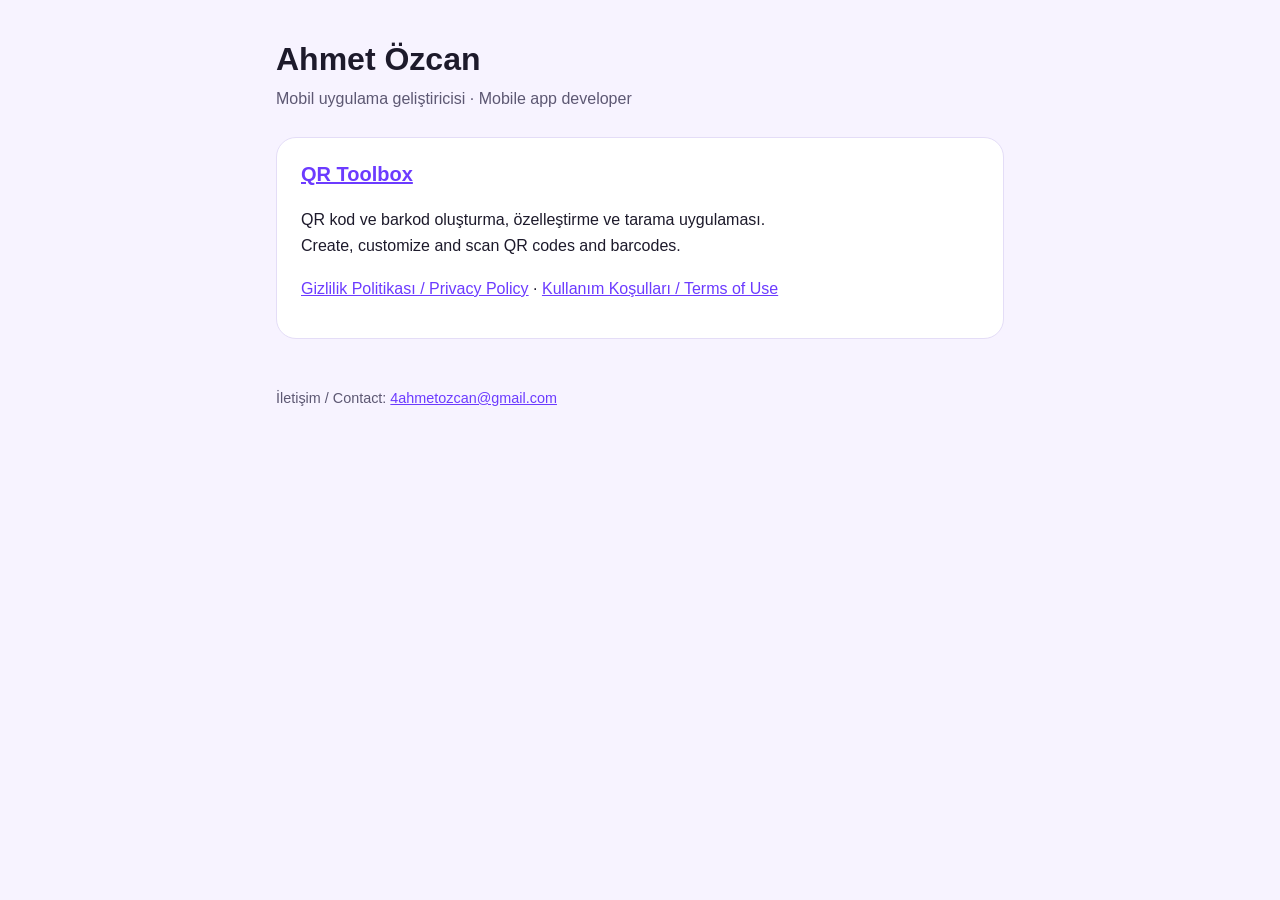
<file: index.html>
<!doctype html>
<html lang="tr">
<head>
  <meta charset="utf-8">
  <meta name="viewport" content="width=device-width, initial-scale=1">
  <title>Ahmet Özcan — Uygulamalar</title>
  <meta name="description" content="Ahmet Özcan tarafından geliştirilen mobil uygulamalar.">
  <link rel="stylesheet" href="/style.css">
</head>
<body>
<main>
  <h1>Ahmet Özcan</h1>
  <p class="meta">Mobil uygulama geliştiricisi · Mobile app developer</p>

  <div class="card">
    <h2 style="margin-top:0"><a href="/qrtoolbox/">QR Toolbox</a></h2>
    <p>QR kod ve barkod oluşturma, özelleştirme ve tarama uygulaması.<br>
    Create, customize and scan QR codes and barcodes.</p>
    <p>
      <a href="/qrtoolbox/privacy/">Gizlilik Politikası / Privacy Policy</a> ·
      <a href="/qrtoolbox/terms/">Kullanım Koşulları / Terms of Use</a>
    </p>
  </div>

  <footer>
    İletişim / Contact: <a href="mailto:4ahmetozcan@gmail.com">4ahmetozcan@gmail.com</a>
  </footer>
</main>
</body>
</html>
</file>
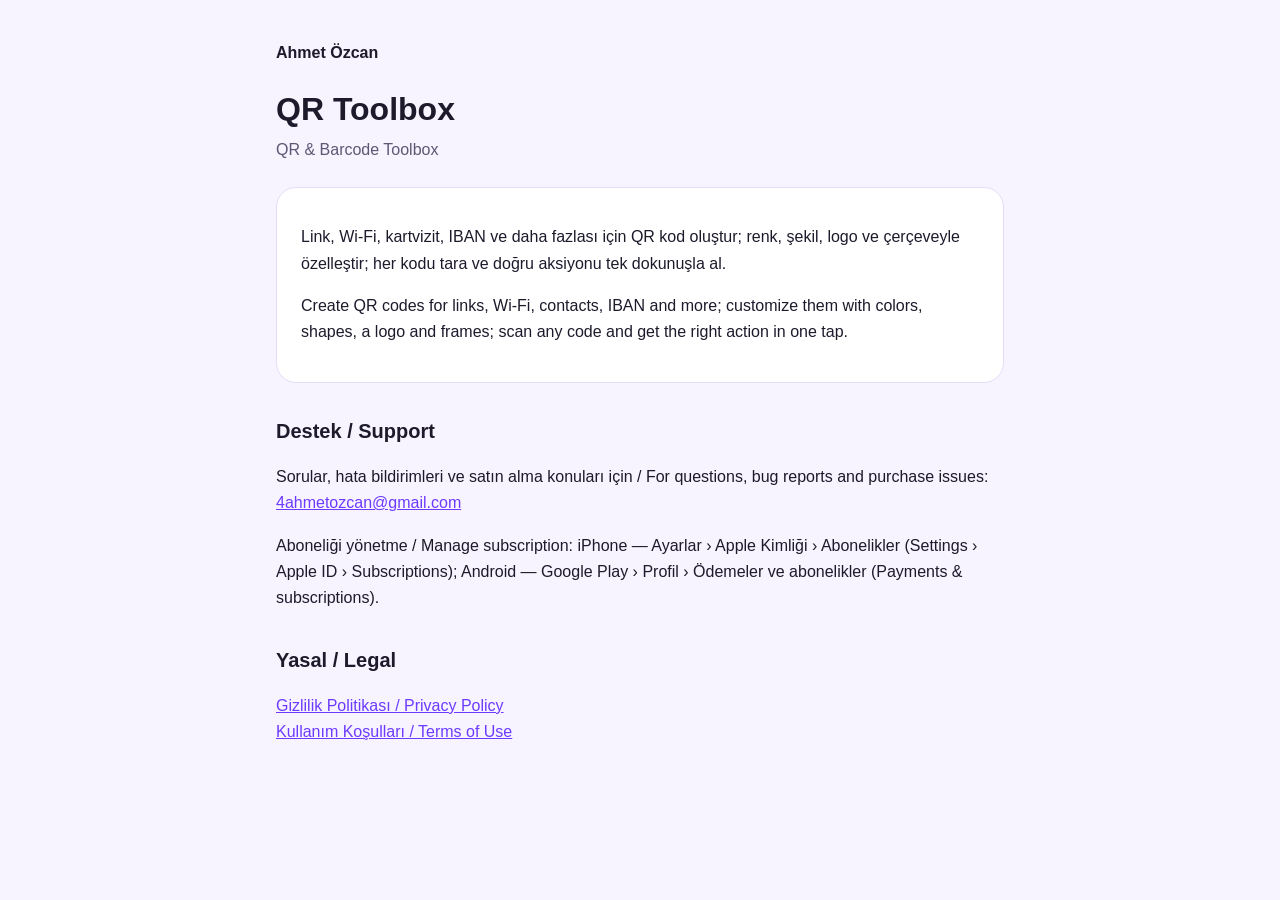
<file: qrtoolbox/index.html>
<!doctype html>
<html lang="tr">
<head>
  <meta charset="utf-8">
  <meta name="viewport" content="width=device-width, initial-scale=1">
  <title>QR Toolbox</title>
  <meta name="description" content="QR Toolbox: QR kod ve barkod oluşturma, özelleştirme ve tarama.">
  <link rel="stylesheet" href="/style.css">
</head>
<body>
<main>
  <header class="top"><a class="brand" href="/">Ahmet Özcan</a></header>
  <h1>QR Toolbox</h1>
  <p class="meta">QR & Barcode Toolbox</p>

  <div class="card">
    <p>Link, Wi-Fi, kartvizit, IBAN ve daha fazlası için QR kod oluştur; renk, şekil, logo ve çerçeveyle özelleştir; her kodu tara ve doğru aksiyonu tek dokunuşla al.</p>
    <p>Create QR codes for links, Wi-Fi, contacts, IBAN and more; customize them with colors, shapes, a logo and frames; scan any code and get the right action in one tap.</p>
  </div>

  <h2>Destek / Support</h2>
  <p>Sorular, hata bildirimleri ve satın alma konuları için / For questions, bug reports and purchase issues:
    <a href="mailto:4ahmetozcan@gmail.com?subject=QR%20Toolbox">4ahmetozcan@gmail.com</a></p>
  <p>Aboneliği yönetme / Manage subscription: iPhone — Ayarlar › Apple Kimliği › Abonelikler (Settings › Apple ID › Subscriptions); Android — Google Play › Profil › Ödemeler ve abonelikler (Payments & subscriptions).</p>

  <h2>Yasal / Legal</h2>
  <p>
    <a href="/qrtoolbox/privacy/">Gizlilik Politikası / Privacy Policy</a><br>
    <a href="/qrtoolbox/terms/">Kullanım Koşulları / Terms of Use</a>
  </p>
</main>
</body>
</html>
</file>
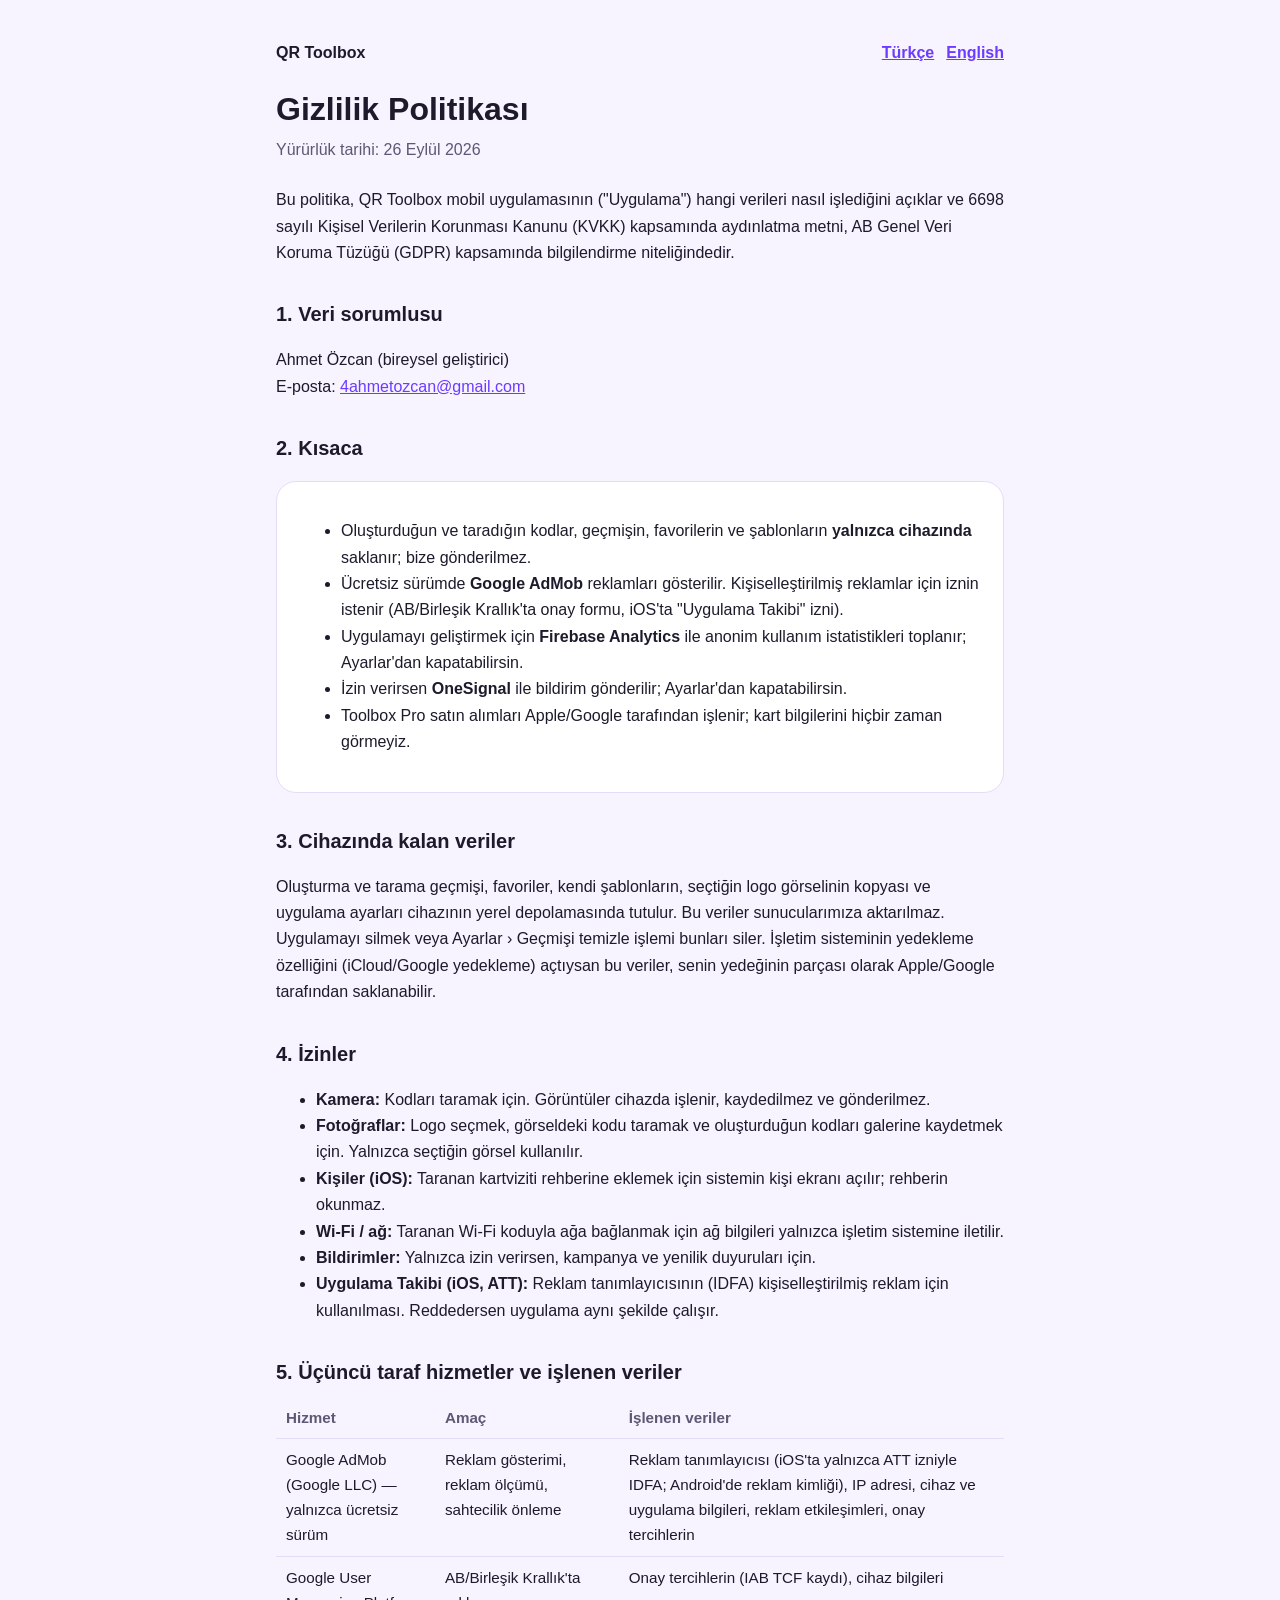
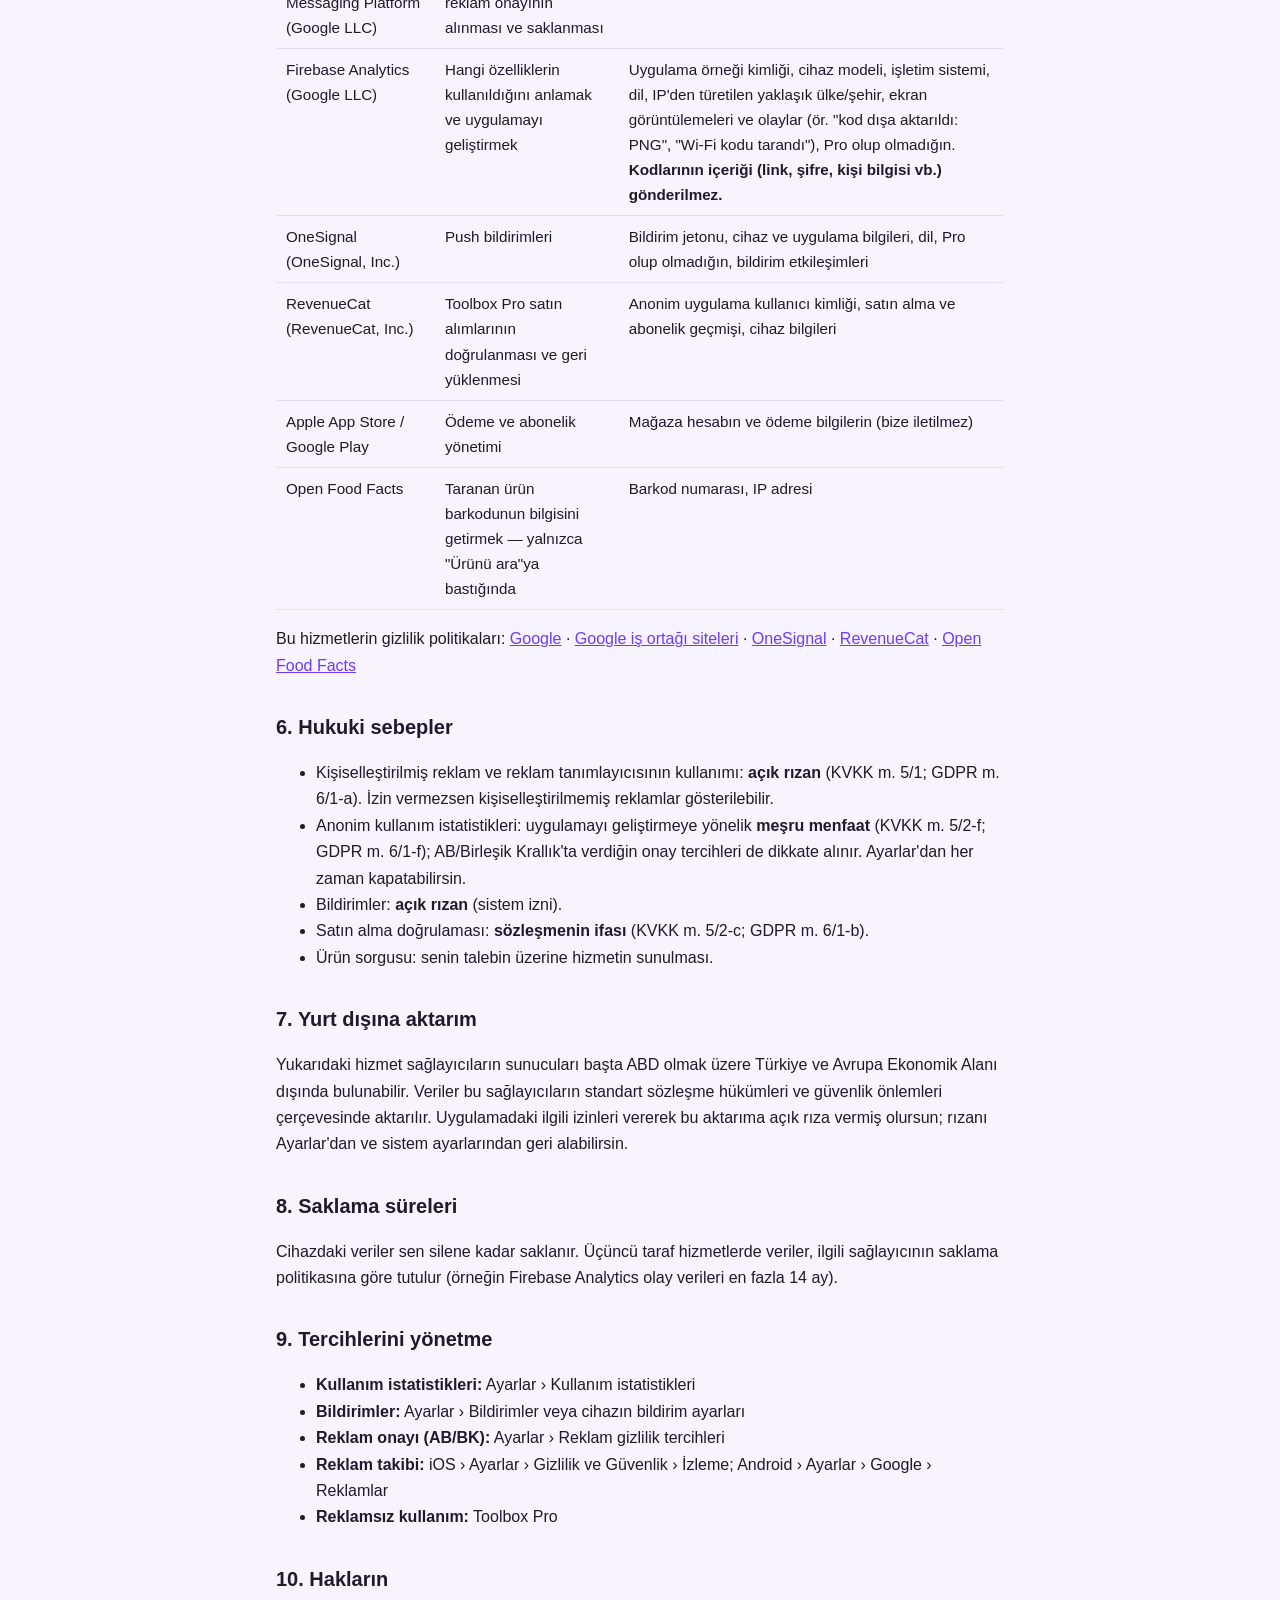
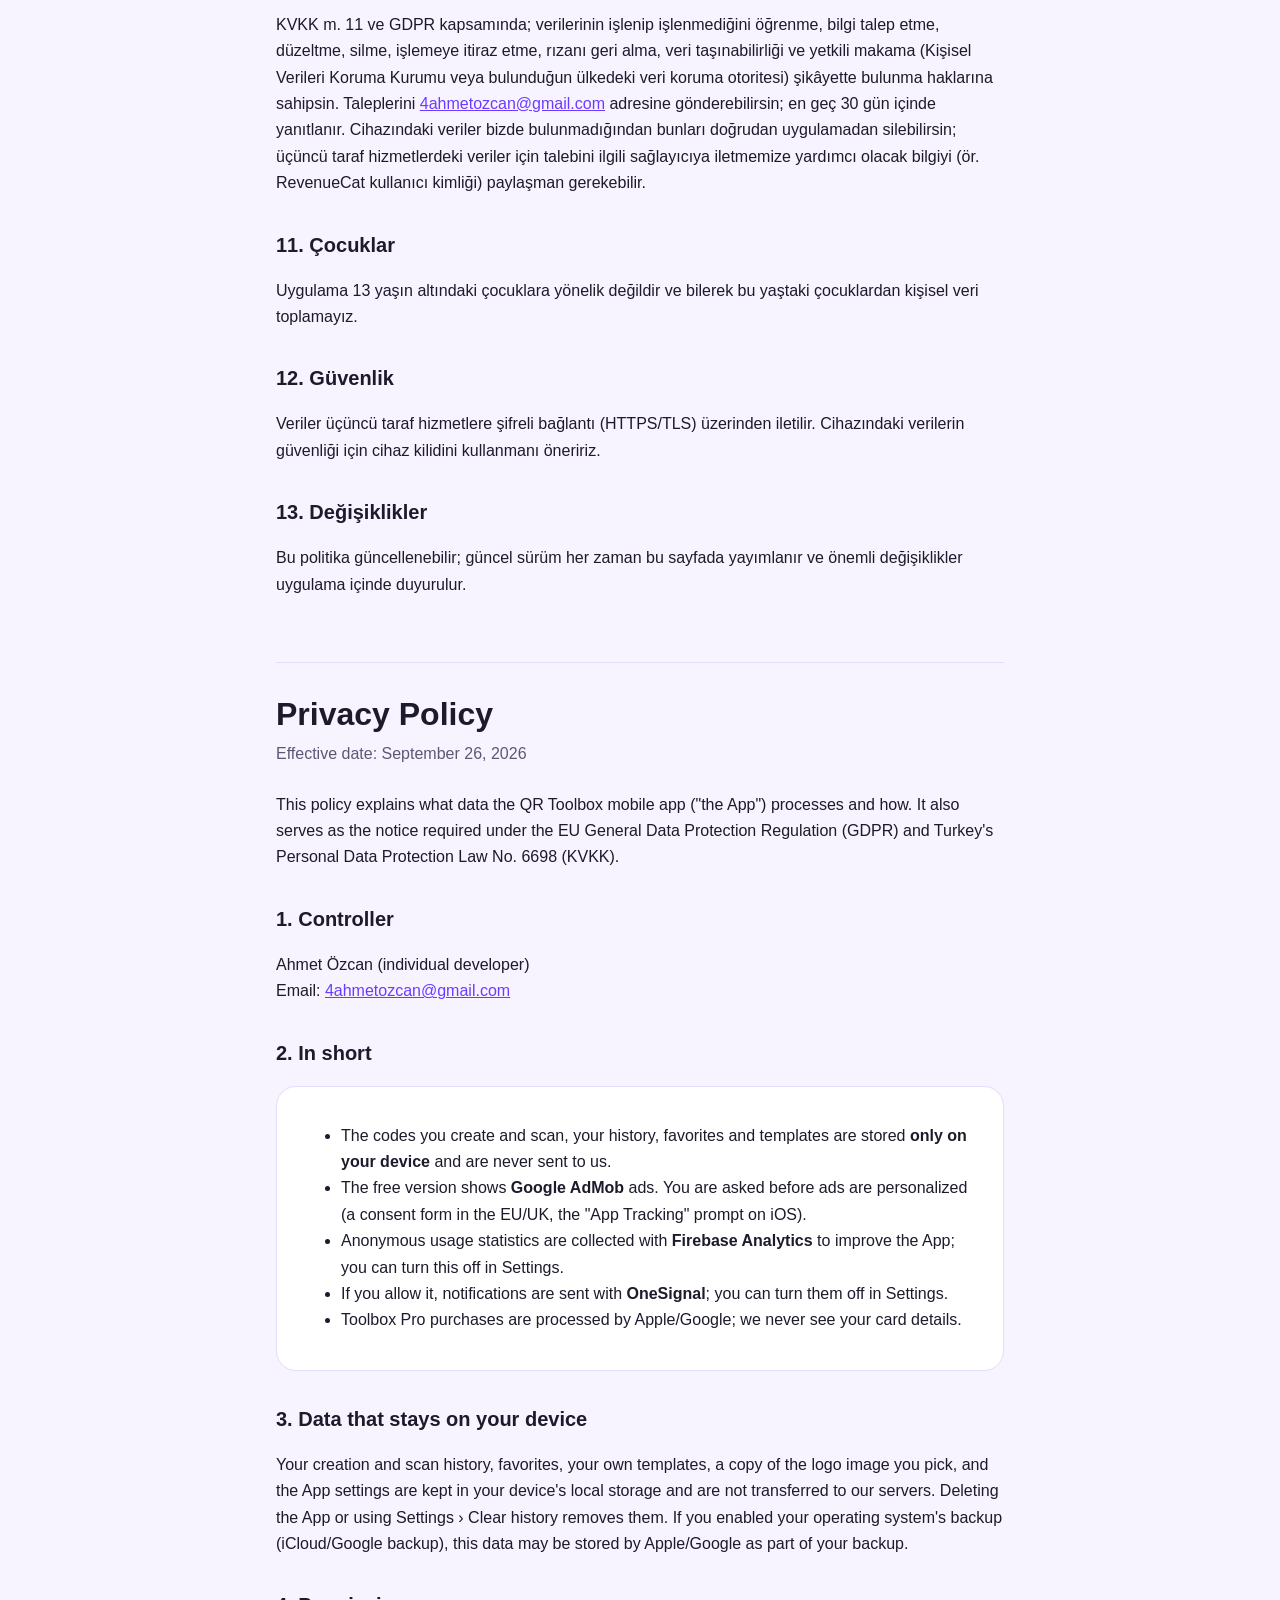
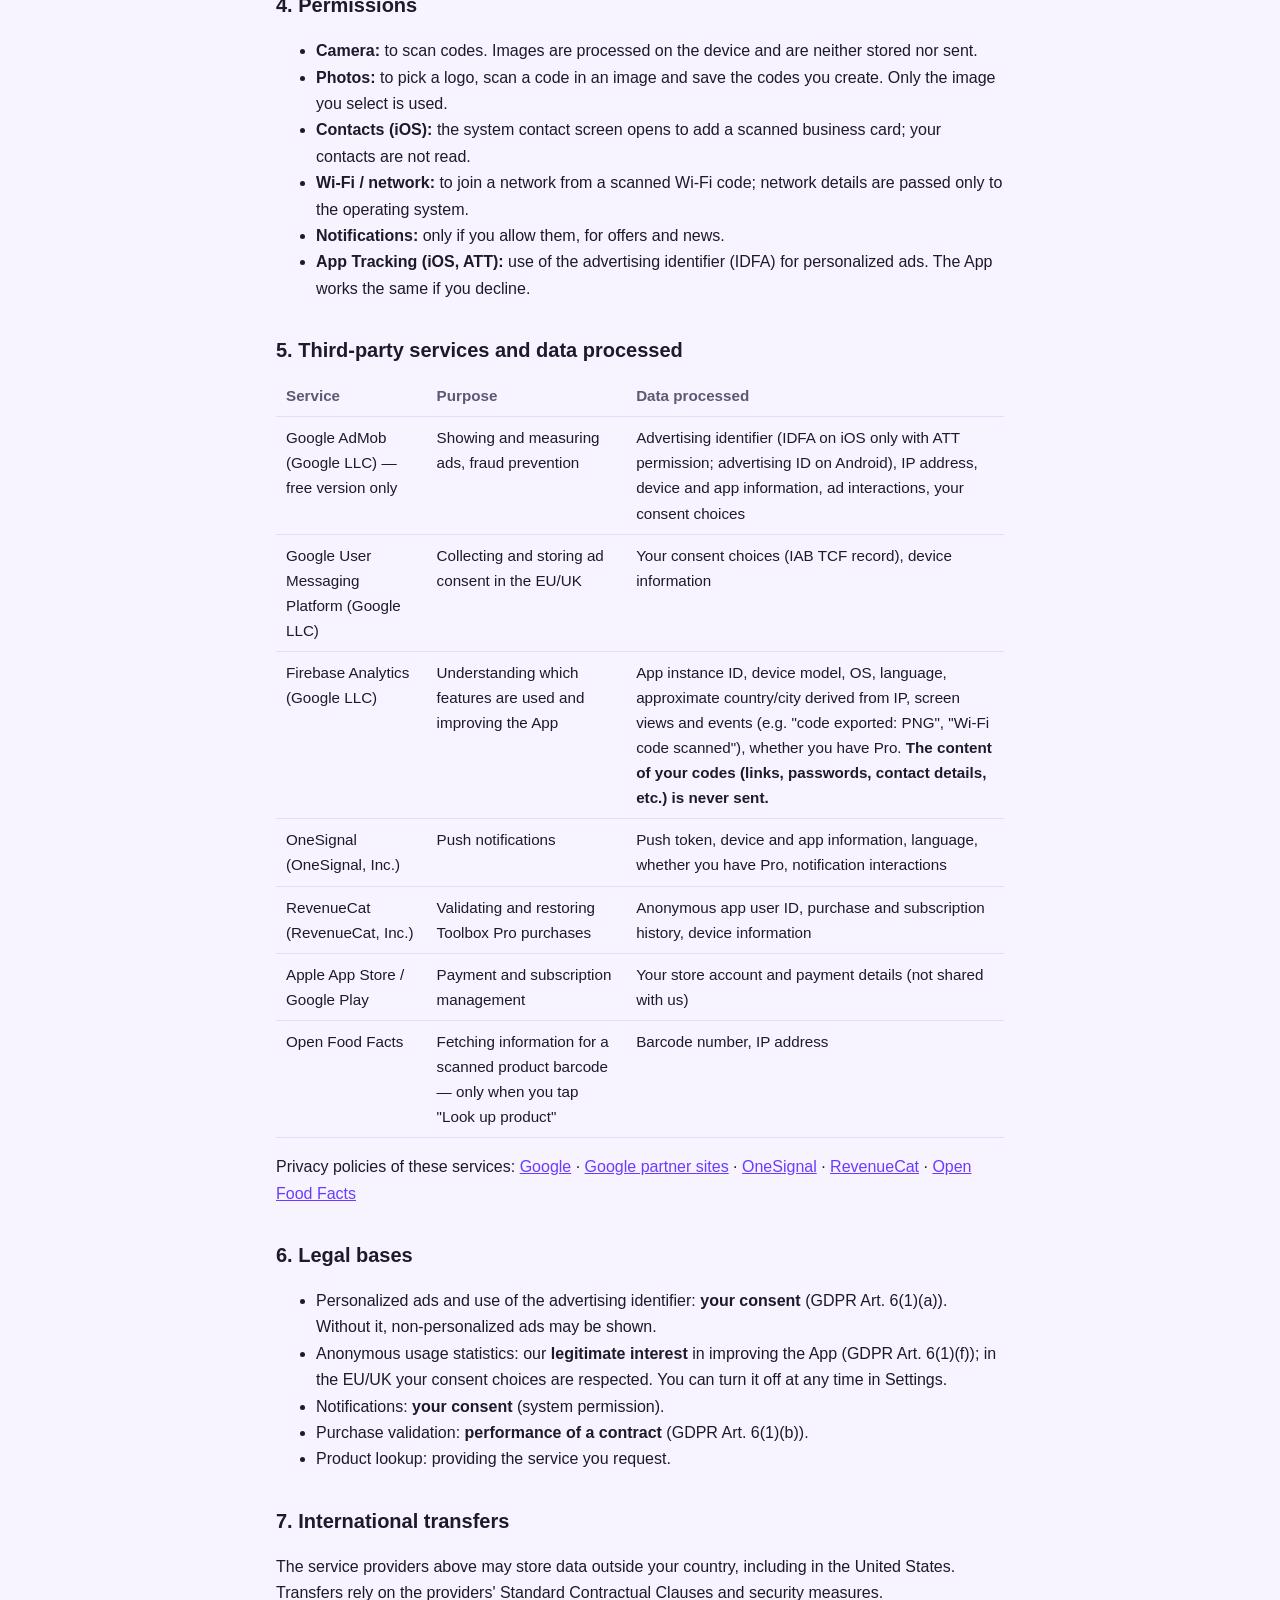
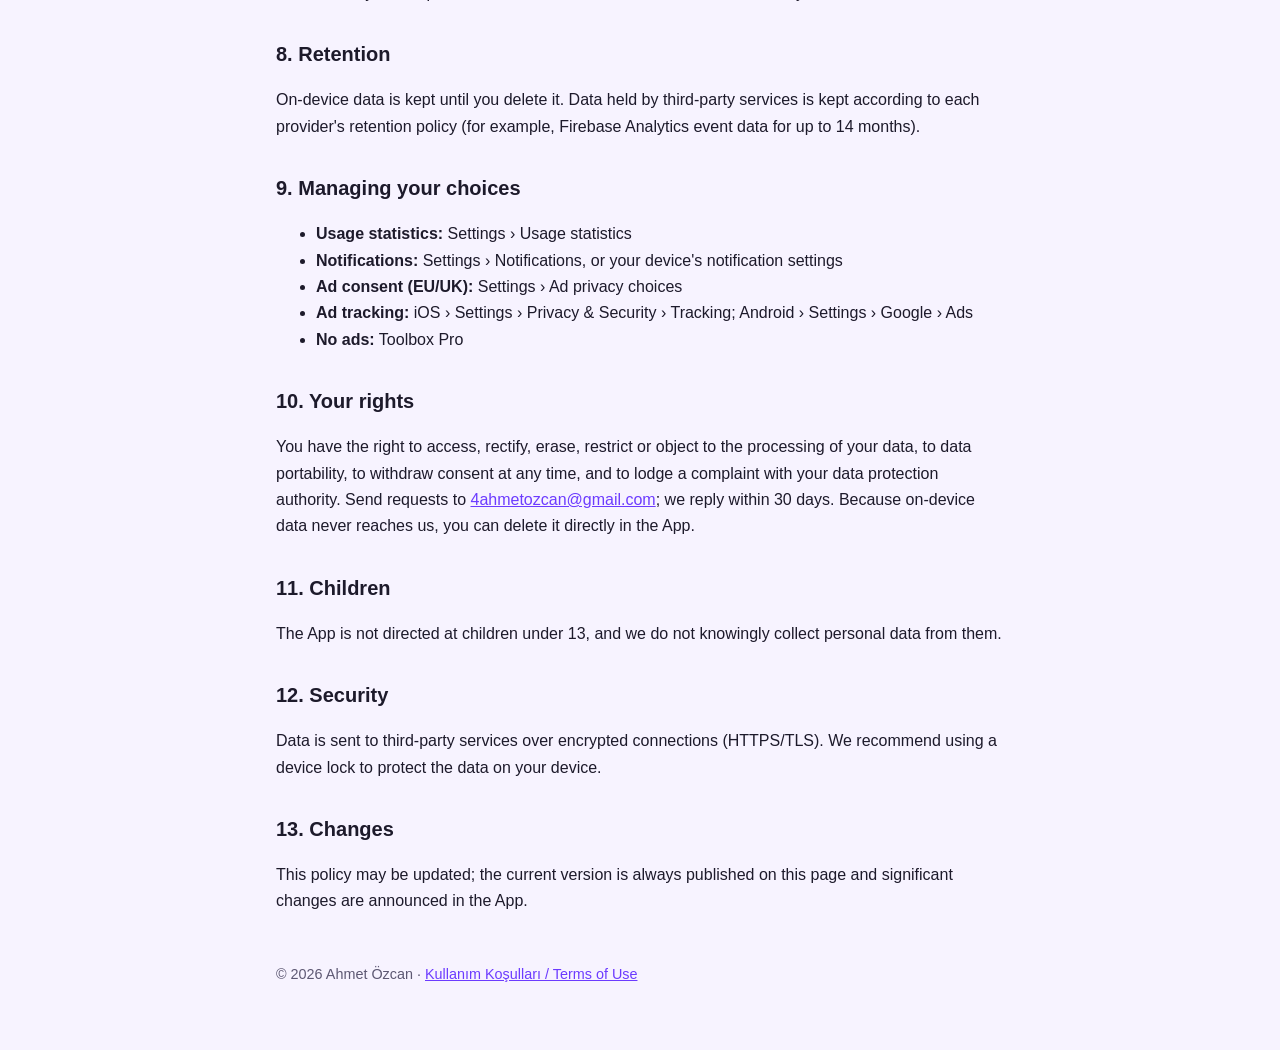
<file: qrtoolbox/privacy/index.html>
<!doctype html>
<html lang="tr">
<head>
  <meta charset="utf-8">
  <meta name="viewport" content="width=device-width, initial-scale=1">
  <title>QR Toolbox — Gizlilik Politikası / Privacy Policy</title>
  <meta name="description" content="QR Toolbox gizlilik politikası ve KVKK aydınlatma metni. QR Toolbox privacy policy.">
  <link rel="stylesheet" href="/style.css">
</head>
<body>
<main>
  <header class="top">
    <a class="brand" href="/qrtoolbox/">QR Toolbox</a>
    <nav class="lang"><a href="#tr">Türkçe</a><a href="#en">English</a></nav>
  </header>

  <!-- ============================ TÜRKÇE ============================ -->
  <section class="lang-section" id="tr" lang="tr">
    <h1>Gizlilik Politikası</h1>
    <p class="meta">Yürürlük tarihi: 26 Eylül 2026</p>

    <p>Bu politika, QR Toolbox mobil uygulamasının ("Uygulama") hangi verileri nasıl işlediğini açıklar ve 6698 sayılı Kişisel Verilerin Korunması Kanunu (KVKK) kapsamında aydınlatma metni, AB Genel Veri Koruma Tüzüğü (GDPR) kapsamında bilgilendirme niteliğindedir.</p>

    <h2>1. Veri sorumlusu</h2>
    <p>Ahmet Özcan (bireysel geliştirici)<br>
    E-posta: <a href="mailto:4ahmetozcan@gmail.com">4ahmetozcan@gmail.com</a></p>

    <h2>2. Kısaca</h2>
    <div class="card">
      <ul>
        <li>Oluşturduğun ve taradığın kodlar, geçmişin, favorilerin ve şablonların <strong>yalnızca cihazında</strong> saklanır; bize gönderilmez.</li>
        <li>Ücretsiz sürümde <strong>Google AdMob</strong> reklamları gösterilir. Kişiselleştirilmiş reklamlar için iznin istenir (AB/Birleşik Krallık'ta onay formu, iOS'ta "Uygulama Takibi" izni).</li>
        <li>Uygulamayı geliştirmek için <strong>Firebase Analytics</strong> ile anonim kullanım istatistikleri toplanır; Ayarlar'dan kapatabilirsin.</li>
        <li>İzin verirsen <strong>OneSignal</strong> ile bildirim gönderilir; Ayarlar'dan kapatabilirsin.</li>
        <li>Toolbox Pro satın alımları Apple/Google tarafından işlenir; kart bilgilerini hiçbir zaman görmeyiz.</li>
      </ul>
    </div>

    <h2>3. Cihazında kalan veriler</h2>
    <p>Oluşturma ve tarama geçmişi, favoriler, kendi şablonların, seçtiğin logo görselinin kopyası ve uygulama ayarları cihazının yerel depolamasında tutulur. Bu veriler sunucularımıza aktarılmaz. Uygulamayı silmek veya Ayarlar › Geçmişi temizle işlemi bunları siler. İşletim sisteminin yedekleme özelliğini (iCloud/Google yedekleme) açtıysan bu veriler, senin yedeğinin parçası olarak Apple/Google tarafından saklanabilir.</p>

    <h2>4. İzinler</h2>
    <ul>
      <li><strong>Kamera:</strong> Kodları taramak için. Görüntüler cihazda işlenir, kaydedilmez ve gönderilmez.</li>
      <li><strong>Fotoğraflar:</strong> Logo seçmek, görseldeki kodu taramak ve oluşturduğun kodları galerine kaydetmek için. Yalnızca seçtiğin görsel kullanılır.</li>
      <li><strong>Kişiler (iOS):</strong> Taranan kartviziti rehberine eklemek için sistemin kişi ekranı açılır; rehberin okunmaz.</li>
      <li><strong>Wi-Fi / ağ:</strong> Taranan Wi-Fi koduyla ağa bağlanmak için ağ bilgileri yalnızca işletim sistemine iletilir.</li>
      <li><strong>Bildirimler:</strong> Yalnızca izin verirsen, kampanya ve yenilik duyuruları için.</li>
      <li><strong>Uygulama Takibi (iOS, ATT):</strong> Reklam tanımlayıcısının (IDFA) kişiselleştirilmiş reklam için kullanılması. Reddedersen uygulama aynı şekilde çalışır.</li>
    </ul>

    <h2>5. Üçüncü taraf hizmetler ve işlenen veriler</h2>
    <table>
      <tr><th>Hizmet</th><th>Amaç</th><th>İşlenen veriler</th></tr>
      <tr><td>Google AdMob (Google LLC) — yalnızca ücretsiz sürüm</td><td>Reklam gösterimi, reklam ölçümü, sahtecilik önleme</td><td>Reklam tanımlayıcısı (iOS'ta yalnızca ATT izniyle IDFA; Android'de reklam kimliği), IP adresi, cihaz ve uygulama bilgileri, reklam etkileşimleri, onay tercihlerin</td></tr>
      <tr><td>Google User Messaging Platform (Google LLC)</td><td>AB/Birleşik Krallık'ta reklam onayının alınması ve saklanması</td><td>Onay tercihlerin (IAB TCF kaydı), cihaz bilgileri</td></tr>
      <tr><td>Firebase Analytics (Google LLC)</td><td>Hangi özelliklerin kullanıldığını anlamak ve uygulamayı geliştirmek</td><td>Uygulama örneği kimliği, cihaz modeli, işletim sistemi, dil, IP'den türetilen yaklaşık ülke/şehir, ekran görüntülemeleri ve olaylar (ör. "kod dışa aktarıldı: PNG", "Wi-Fi kodu tarandı"), Pro olup olmadığın. <strong>Kodlarının içeriği (link, şifre, kişi bilgisi vb.) gönderilmez.</strong></td></tr>
      <tr><td>OneSignal (OneSignal, Inc.)</td><td>Push bildirimleri</td><td>Bildirim jetonu, cihaz ve uygulama bilgileri, dil, Pro olup olmadığın, bildirim etkileşimleri</td></tr>
      <tr><td>RevenueCat (RevenueCat, Inc.)</td><td>Toolbox Pro satın alımlarının doğrulanması ve geri yüklenmesi</td><td>Anonim uygulama kullanıcı kimliği, satın alma ve abonelik geçmişi, cihaz bilgileri</td></tr>
      <tr><td>Apple App Store / Google Play</td><td>Ödeme ve abonelik yönetimi</td><td>Mağaza hesabın ve ödeme bilgilerin (bize iletilmez)</td></tr>
      <tr><td>Open Food Facts</td><td>Taranan ürün barkodunun bilgisini getirmek — yalnızca "Ürünü ara"ya bastığında</td><td>Barkod numarası, IP adresi</td></tr>
    </table>
    <p>Bu hizmetlerin gizlilik politikaları:
      <a href="https://policies.google.com/privacy">Google</a> ·
      <a href="https://policies.google.com/technologies/partner-sites">Google iş ortağı siteleri</a> ·
      <a href="https://onesignal.com/privacy_policy">OneSignal</a> ·
      <a href="https://www.revenuecat.com/privacy">RevenueCat</a> ·
      <a href="https://world.openfoodfacts.org/privacy">Open Food Facts</a>
    </p>

    <h2>6. Hukuki sebepler</h2>
    <ul>
      <li>Kişiselleştirilmiş reklam ve reklam tanımlayıcısının kullanımı: <strong>açık rızan</strong> (KVKK m. 5/1; GDPR m. 6/1-a). İzin vermezsen kişiselleştirilmemiş reklamlar gösterilebilir.</li>
      <li>Anonim kullanım istatistikleri: uygulamayı geliştirmeye yönelik <strong>meşru menfaat</strong> (KVKK m. 5/2-f; GDPR m. 6/1-f); AB/Birleşik Krallık'ta verdiğin onay tercihleri de dikkate alınır. Ayarlar'dan her zaman kapatabilirsin.</li>
      <li>Bildirimler: <strong>açık rızan</strong> (sistem izni).</li>
      <li>Satın alma doğrulaması: <strong>sözleşmenin ifası</strong> (KVKK m. 5/2-c; GDPR m. 6/1-b).</li>
      <li>Ürün sorgusu: senin talebin üzerine hizmetin sunulması.</li>
    </ul>

    <h2>7. Yurt dışına aktarım</h2>
    <p>Yukarıdaki hizmet sağlayıcıların sunucuları başta ABD olmak üzere Türkiye ve Avrupa Ekonomik Alanı dışında bulunabilir. Veriler bu sağlayıcıların standart sözleşme hükümleri ve güvenlik önlemleri çerçevesinde aktarılır. Uygulamadaki ilgili izinleri vererek bu aktarıma açık rıza vermiş olursun; rızanı Ayarlar'dan ve sistem ayarlarından geri alabilirsin.</p>

    <h2>8. Saklama süreleri</h2>
    <p>Cihazdaki veriler sen silene kadar saklanır. Üçüncü taraf hizmetlerde veriler, ilgili sağlayıcının saklama politikasına göre tutulur (örneğin Firebase Analytics olay verileri en fazla 14 ay).</p>

    <h2>9. Tercihlerini yönetme</h2>
    <ul>
      <li><strong>Kullanım istatistikleri:</strong> Ayarlar › Kullanım istatistikleri</li>
      <li><strong>Bildirimler:</strong> Ayarlar › Bildirimler veya cihazın bildirim ayarları</li>
      <li><strong>Reklam onayı (AB/BK):</strong> Ayarlar › Reklam gizlilik tercihleri</li>
      <li><strong>Reklam takibi:</strong> iOS › Ayarlar › Gizlilik ve Güvenlik › İzleme; Android › Ayarlar › Google › Reklamlar</li>
      <li><strong>Reklamsız kullanım:</strong> Toolbox Pro</li>
    </ul>

    <h2>10. Hakların</h2>
    <p>KVKK m. 11 ve GDPR kapsamında; verilerinin işlenip işlenmediğini öğrenme, bilgi talep etme, düzeltme, silme, işlemeye itiraz etme, rızanı geri alma, veri taşınabilirliği ve yetkili makama (Kişisel Verileri Koruma Kurumu veya bulunduğun ülkedeki veri koruma otoritesi) şikâyette bulunma haklarına sahipsin. Taleplerini <a href="mailto:4ahmetozcan@gmail.com">4ahmetozcan@gmail.com</a> adresine gönderebilirsin; en geç 30 gün içinde yanıtlanır. Cihazındaki veriler bizde bulunmadığından bunları doğrudan uygulamadan silebilirsin; üçüncü taraf hizmetlerdeki veriler için talebini ilgili sağlayıcıya iletmemize yardımcı olacak bilgiyi (ör. RevenueCat kullanıcı kimliği) paylaşman gerekebilir.</p>

    <h2>11. Çocuklar</h2>
    <p>Uygulama 13 yaşın altındaki çocuklara yönelik değildir ve bilerek bu yaştaki çocuklardan kişisel veri toplamayız.</p>

    <h2>12. Güvenlik</h2>
    <p>Veriler üçüncü taraf hizmetlere şifreli bağlantı (HTTPS/TLS) üzerinden iletilir. Cihazındaki verilerin güvenliği için cihaz kilidini kullanmanı öneririz.</p>

    <h2>13. Değişiklikler</h2>
    <p>Bu politika güncellenebilir; güncel sürüm her zaman bu sayfada yayımlanır ve önemli değişiklikler uygulama içinde duyurulur.</p>
  </section>

  <!-- ============================ ENGLISH ============================ -->
  <section class="lang-section" id="en" lang="en">
    <h1>Privacy Policy</h1>
    <p class="meta">Effective date: September 26, 2026</p>

    <p>This policy explains what data the QR Toolbox mobile app ("the App") processes and how. It also serves as the notice required under the EU General Data Protection Regulation (GDPR) and Turkey's Personal Data Protection Law No. 6698 (KVKK).</p>

    <h2>1. Controller</h2>
    <p>Ahmet Özcan (individual developer)<br>
    Email: <a href="mailto:4ahmetozcan@gmail.com">4ahmetozcan@gmail.com</a></p>

    <h2>2. In short</h2>
    <div class="card">
      <ul>
        <li>The codes you create and scan, your history, favorites and templates are stored <strong>only on your device</strong> and are never sent to us.</li>
        <li>The free version shows <strong>Google AdMob</strong> ads. You are asked before ads are personalized (a consent form in the EU/UK, the "App Tracking" prompt on iOS).</li>
        <li>Anonymous usage statistics are collected with <strong>Firebase Analytics</strong> to improve the App; you can turn this off in Settings.</li>
        <li>If you allow it, notifications are sent with <strong>OneSignal</strong>; you can turn them off in Settings.</li>
        <li>Toolbox Pro purchases are processed by Apple/Google; we never see your card details.</li>
      </ul>
    </div>

    <h2>3. Data that stays on your device</h2>
    <p>Your creation and scan history, favorites, your own templates, a copy of the logo image you pick, and the App settings are kept in your device's local storage and are not transferred to our servers. Deleting the App or using Settings › Clear history removes them. If you enabled your operating system's backup (iCloud/Google backup), this data may be stored by Apple/Google as part of your backup.</p>

    <h2>4. Permissions</h2>
    <ul>
      <li><strong>Camera:</strong> to scan codes. Images are processed on the device and are neither stored nor sent.</li>
      <li><strong>Photos:</strong> to pick a logo, scan a code in an image and save the codes you create. Only the image you select is used.</li>
      <li><strong>Contacts (iOS):</strong> the system contact screen opens to add a scanned business card; your contacts are not read.</li>
      <li><strong>Wi-Fi / network:</strong> to join a network from a scanned Wi-Fi code; network details are passed only to the operating system.</li>
      <li><strong>Notifications:</strong> only if you allow them, for offers and news.</li>
      <li><strong>App Tracking (iOS, ATT):</strong> use of the advertising identifier (IDFA) for personalized ads. The App works the same if you decline.</li>
    </ul>

    <h2>5. Third-party services and data processed</h2>
    <table>
      <tr><th>Service</th><th>Purpose</th><th>Data processed</th></tr>
      <tr><td>Google AdMob (Google LLC) — free version only</td><td>Showing and measuring ads, fraud prevention</td><td>Advertising identifier (IDFA on iOS only with ATT permission; advertising ID on Android), IP address, device and app information, ad interactions, your consent choices</td></tr>
      <tr><td>Google User Messaging Platform (Google LLC)</td><td>Collecting and storing ad consent in the EU/UK</td><td>Your consent choices (IAB TCF record), device information</td></tr>
      <tr><td>Firebase Analytics (Google LLC)</td><td>Understanding which features are used and improving the App</td><td>App instance ID, device model, OS, language, approximate country/city derived from IP, screen views and events (e.g. "code exported: PNG", "Wi-Fi code scanned"), whether you have Pro. <strong>The content of your codes (links, passwords, contact details, etc.) is never sent.</strong></td></tr>
      <tr><td>OneSignal (OneSignal, Inc.)</td><td>Push notifications</td><td>Push token, device and app information, language, whether you have Pro, notification interactions</td></tr>
      <tr><td>RevenueCat (RevenueCat, Inc.)</td><td>Validating and restoring Toolbox Pro purchases</td><td>Anonymous app user ID, purchase and subscription history, device information</td></tr>
      <tr><td>Apple App Store / Google Play</td><td>Payment and subscription management</td><td>Your store account and payment details (not shared with us)</td></tr>
      <tr><td>Open Food Facts</td><td>Fetching information for a scanned product barcode — only when you tap "Look up product"</td><td>Barcode number, IP address</td></tr>
    </table>
    <p>Privacy policies of these services:
      <a href="https://policies.google.com/privacy">Google</a> ·
      <a href="https://policies.google.com/technologies/partner-sites">Google partner sites</a> ·
      <a href="https://onesignal.com/privacy_policy">OneSignal</a> ·
      <a href="https://www.revenuecat.com/privacy">RevenueCat</a> ·
      <a href="https://world.openfoodfacts.org/privacy">Open Food Facts</a>
    </p>

    <h2>6. Legal bases</h2>
    <ul>
      <li>Personalized ads and use of the advertising identifier: <strong>your consent</strong> (GDPR Art. 6(1)(a)). Without it, non-personalized ads may be shown.</li>
      <li>Anonymous usage statistics: our <strong>legitimate interest</strong> in improving the App (GDPR Art. 6(1)(f)); in the EU/UK your consent choices are respected. You can turn it off at any time in Settings.</li>
      <li>Notifications: <strong>your consent</strong> (system permission).</li>
      <li>Purchase validation: <strong>performance of a contract</strong> (GDPR Art. 6(1)(b)).</li>
      <li>Product lookup: providing the service you request.</li>
    </ul>

    <h2>7. International transfers</h2>
    <p>The service providers above may store data outside your country, including in the United States. Transfers rely on the providers' Standard Contractual Clauses and security measures.</p>

    <h2>8. Retention</h2>
    <p>On-device data is kept until you delete it. Data held by third-party services is kept according to each provider's retention policy (for example, Firebase Analytics event data for up to 14 months).</p>

    <h2>9. Managing your choices</h2>
    <ul>
      <li><strong>Usage statistics:</strong> Settings › Usage statistics</li>
      <li><strong>Notifications:</strong> Settings › Notifications, or your device's notification settings</li>
      <li><strong>Ad consent (EU/UK):</strong> Settings › Ad privacy choices</li>
      <li><strong>Ad tracking:</strong> iOS › Settings › Privacy &amp; Security › Tracking; Android › Settings › Google › Ads</li>
      <li><strong>No ads:</strong> Toolbox Pro</li>
    </ul>

    <h2>10. Your rights</h2>
    <p>You have the right to access, rectify, erase, restrict or object to the processing of your data, to data portability, to withdraw consent at any time, and to lodge a complaint with your data protection authority. Send requests to <a href="mailto:4ahmetozcan@gmail.com">4ahmetozcan@gmail.com</a>; we reply within 30 days. Because on-device data never reaches us, you can delete it directly in the App.</p>

    <h2>11. Children</h2>
    <p>The App is not directed at children under 13, and we do not knowingly collect personal data from them.</p>

    <h2>12. Security</h2>
    <p>Data is sent to third-party services over encrypted connections (HTTPS/TLS). We recommend using a device lock to protect the data on your device.</p>

    <h2>13. Changes</h2>
    <p>This policy may be updated; the current version is always published on this page and significant changes are announced in the App.</p>
  </section>

  <footer>© 2026 Ahmet Özcan · <a href="/qrtoolbox/terms/">Kullanım Koşulları / Terms of Use</a></footer>
</main>
</body>
</html>
</file>
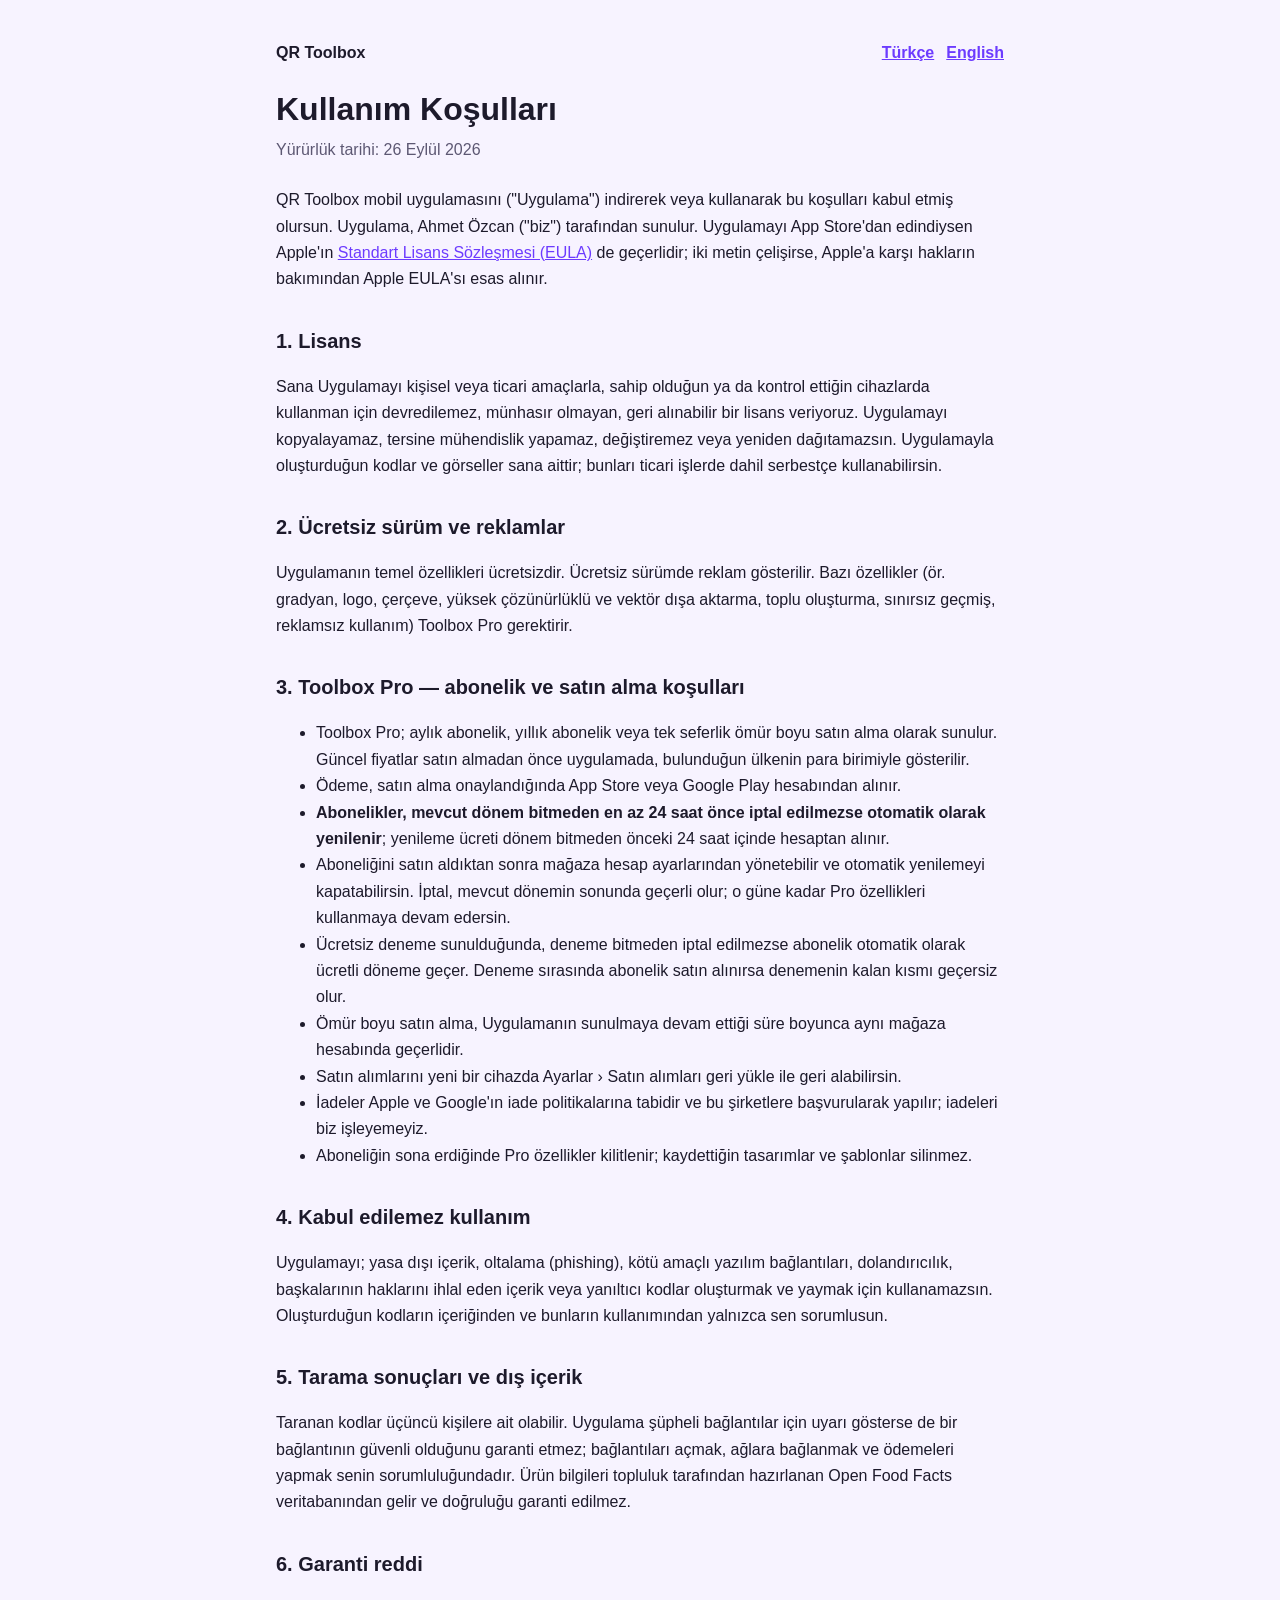
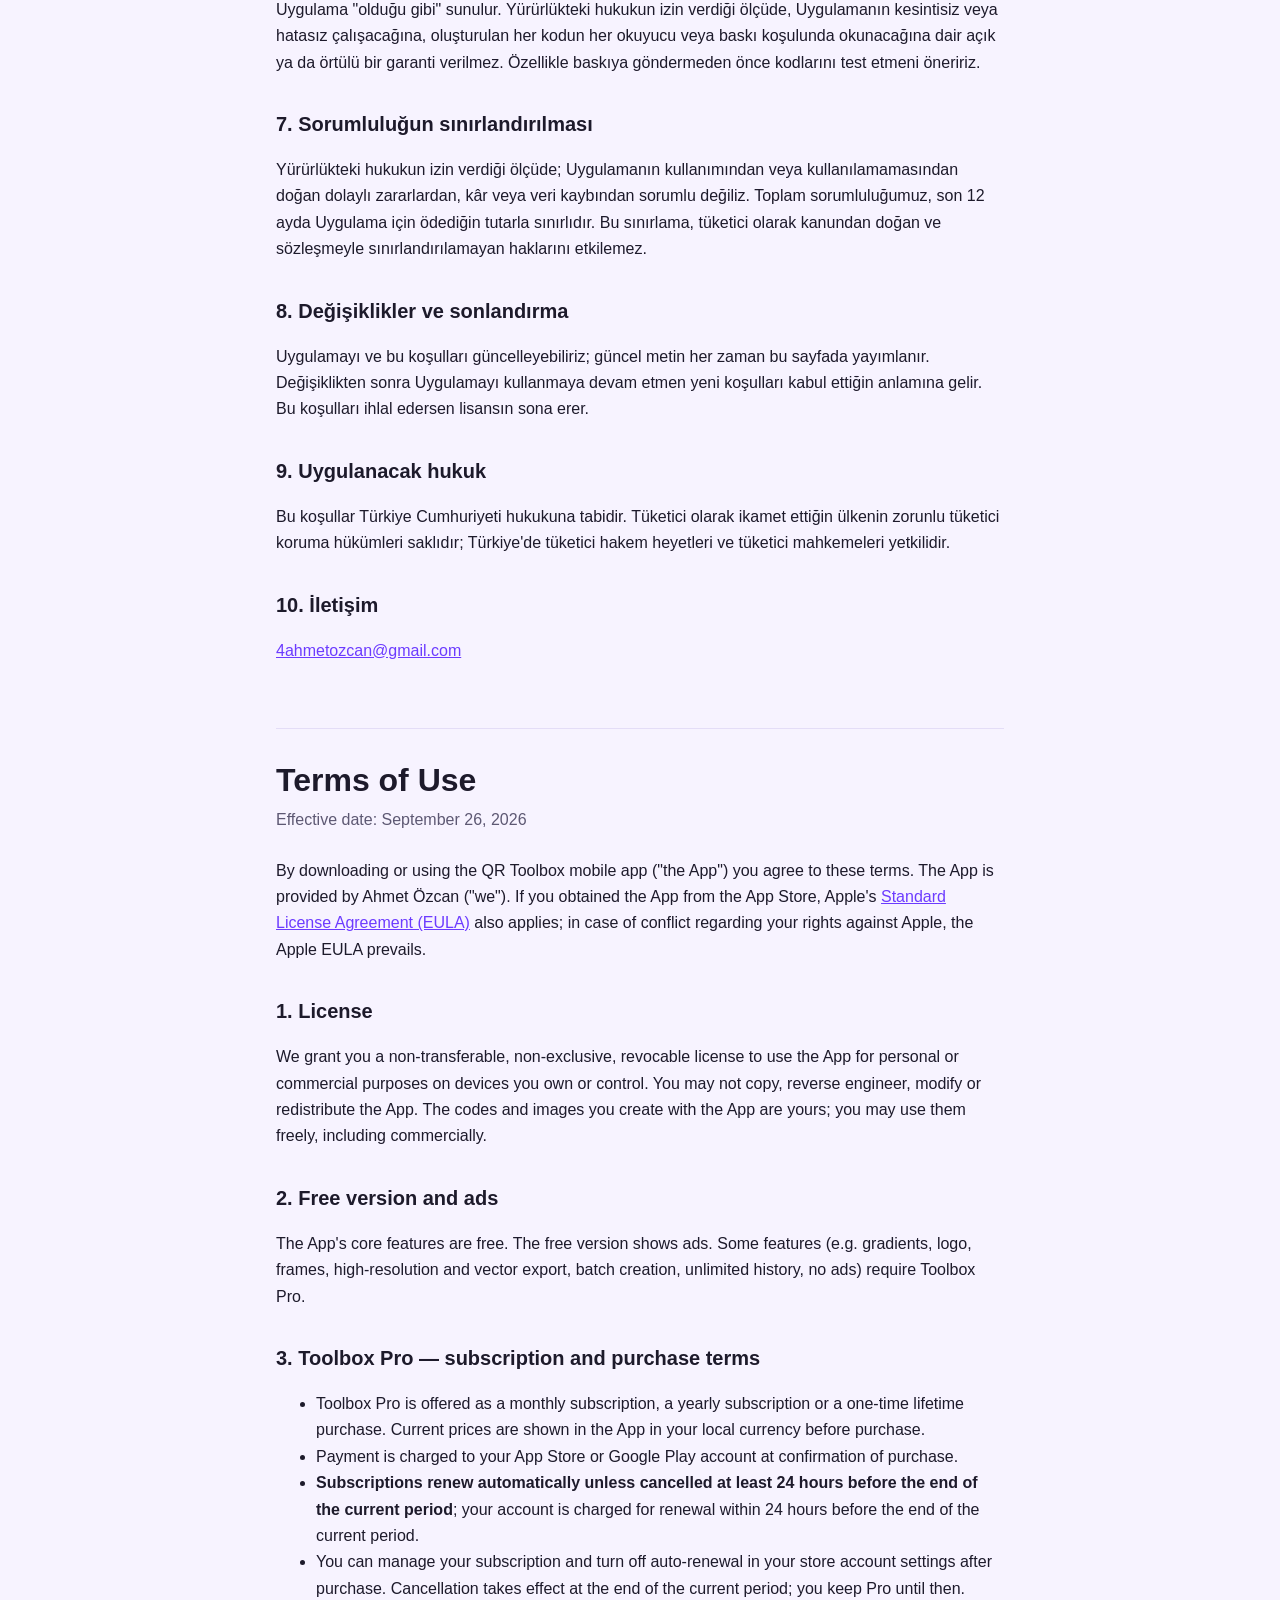
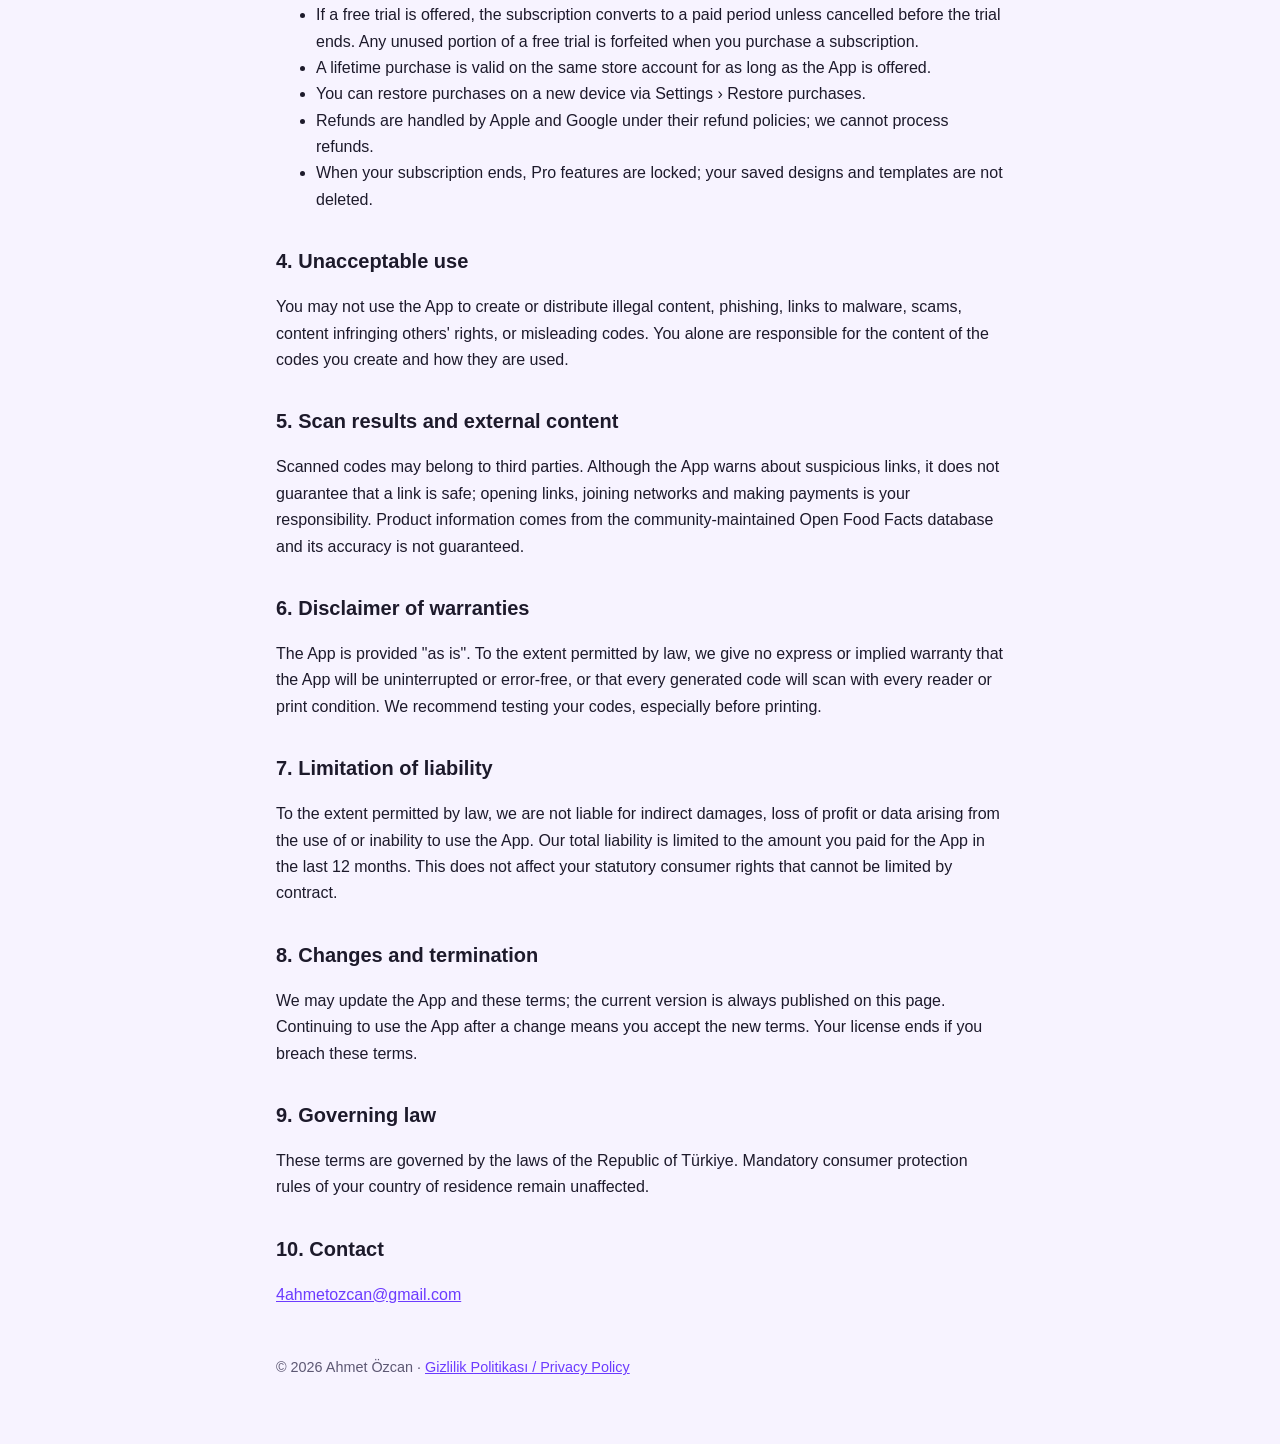
<file: qrtoolbox/terms/index.html>
<!doctype html>
<html lang="tr">
<head>
  <meta charset="utf-8">
  <meta name="viewport" content="width=device-width, initial-scale=1">
  <title>QR Toolbox — Kullanım Koşulları / Terms of Use</title>
  <meta name="description" content="QR Toolbox kullanım koşulları ve abonelik şartları. QR Toolbox terms of use.">
  <link rel="stylesheet" href="/style.css">
</head>
<body>
<main>
  <header class="top">
    <a class="brand" href="/qrtoolbox/">QR Toolbox</a>
    <nav class="lang"><a href="#tr">Türkçe</a><a href="#en">English</a></nav>
  </header>

  <!-- ============================ TÜRKÇE ============================ -->
  <section class="lang-section" id="tr" lang="tr">
    <h1>Kullanım Koşulları</h1>
    <p class="meta">Yürürlük tarihi: 26 Eylül 2026</p>

    <p>QR Toolbox mobil uygulamasını ("Uygulama") indirerek veya kullanarak bu koşulları kabul etmiş olursun. Uygulama, Ahmet Özcan ("biz") tarafından sunulur. Uygulamayı App Store'dan edindiysen Apple'ın <a href="https://www.apple.com/legal/internet-services/itunes/dev/stdeula/">Standart Lisans Sözleşmesi (EULA)</a> de geçerlidir; iki metin çelişirse, Apple'a karşı hakların bakımından Apple EULA'sı esas alınır.</p>

    <h2>1. Lisans</h2>
    <p>Sana Uygulamayı kişisel veya ticari amaçlarla, sahip olduğun ya da kontrol ettiğin cihazlarda kullanman için devredilemez, münhasır olmayan, geri alınabilir bir lisans veriyoruz. Uygulamayı kopyalayamaz, tersine mühendislik yapamaz, değiştiremez veya yeniden dağıtamazsın. Uygulamayla oluşturduğun kodlar ve görseller sana aittir; bunları ticari işlerde dahil serbestçe kullanabilirsin.</p>

    <h2>2. Ücretsiz sürüm ve reklamlar</h2>
    <p>Uygulamanın temel özellikleri ücretsizdir. Ücretsiz sürümde reklam gösterilir. Bazı özellikler (ör. gradyan, logo, çerçeve, yüksek çözünürlüklü ve vektör dışa aktarma, toplu oluşturma, sınırsız geçmiş, reklamsız kullanım) Toolbox Pro gerektirir.</p>

    <h2>3. Toolbox Pro — abonelik ve satın alma koşulları</h2>
    <ul>
      <li>Toolbox Pro; aylık abonelik, yıllık abonelik veya tek seferlik ömür boyu satın alma olarak sunulur. Güncel fiyatlar satın almadan önce uygulamada, bulunduğun ülkenin para birimiyle gösterilir.</li>
      <li>Ödeme, satın alma onaylandığında App Store veya Google Play hesabından alınır.</li>
      <li><strong>Abonelikler, mevcut dönem bitmeden en az 24 saat önce iptal edilmezse otomatik olarak yenilenir</strong>; yenileme ücreti dönem bitmeden önceki 24 saat içinde hesaptan alınır.</li>
      <li>Aboneliğini satın aldıktan sonra mağaza hesap ayarlarından yönetebilir ve otomatik yenilemeyi kapatabilirsin. İptal, mevcut dönemin sonunda geçerli olur; o güne kadar Pro özellikleri kullanmaya devam edersin.</li>
      <li>Ücretsiz deneme sunulduğunda, deneme bitmeden iptal edilmezse abonelik otomatik olarak ücretli döneme geçer. Deneme sırasında abonelik satın alınırsa denemenin kalan kısmı geçersiz olur.</li>
      <li>Ömür boyu satın alma, Uygulamanın sunulmaya devam ettiği süre boyunca aynı mağaza hesabında geçerlidir.</li>
      <li>Satın alımlarını yeni bir cihazda Ayarlar › Satın alımları geri yükle ile geri alabilirsin.</li>
      <li>İadeler Apple ve Google'ın iade politikalarına tabidir ve bu şirketlere başvurularak yapılır; iadeleri biz işleyemeyiz.</li>
      <li>Aboneliğin sona erdiğinde Pro özellikler kilitlenir; kaydettiğin tasarımlar ve şablonlar silinmez.</li>
    </ul>

    <h2>4. Kabul edilemez kullanım</h2>
    <p>Uygulamayı; yasa dışı içerik, oltalama (phishing), kötü amaçlı yazılım bağlantıları, dolandırıcılık, başkalarının haklarını ihlal eden içerik veya yanıltıcı kodlar oluşturmak ve yaymak için kullanamazsın. Oluşturduğun kodların içeriğinden ve bunların kullanımından yalnızca sen sorumlusun.</p>

    <h2>5. Tarama sonuçları ve dış içerik</h2>
    <p>Taranan kodlar üçüncü kişilere ait olabilir. Uygulama şüpheli bağlantılar için uyarı gösterse de bir bağlantının güvenli olduğunu garanti etmez; bağlantıları açmak, ağlara bağlanmak ve ödemeleri yapmak senin sorumluluğundadır. Ürün bilgileri topluluk tarafından hazırlanan Open Food Facts veritabanından gelir ve doğruluğu garanti edilmez.</p>

    <h2>6. Garanti reddi</h2>
    <p>Uygulama "olduğu gibi" sunulur. Yürürlükteki hukukun izin verdiği ölçüde, Uygulamanın kesintisiz veya hatasız çalışacağına, oluşturulan her kodun her okuyucu veya baskı koşulunda okunacağına dair açık ya da örtülü bir garanti verilmez. Özellikle baskıya göndermeden önce kodlarını test etmeni öneririz.</p>

    <h2>7. Sorumluluğun sınırlandırılması</h2>
    <p>Yürürlükteki hukukun izin verdiği ölçüde; Uygulamanın kullanımından veya kullanılamamasından doğan dolaylı zararlardan, kâr veya veri kaybından sorumlu değiliz. Toplam sorumluluğumuz, son 12 ayda Uygulama için ödediğin tutarla sınırlıdır. Bu sınırlama, tüketici olarak kanundan doğan ve sözleşmeyle sınırlandırılamayan haklarını etkilemez.</p>

    <h2>8. Değişiklikler ve sonlandırma</h2>
    <p>Uygulamayı ve bu koşulları güncelleyebiliriz; güncel metin her zaman bu sayfada yayımlanır. Değişiklikten sonra Uygulamayı kullanmaya devam etmen yeni koşulları kabul ettiğin anlamına gelir. Bu koşulları ihlal edersen lisansın sona erer.</p>

    <h2>9. Uygulanacak hukuk</h2>
    <p>Bu koşullar Türkiye Cumhuriyeti hukukuna tabidir. Tüketici olarak ikamet ettiğin ülkenin zorunlu tüketici koruma hükümleri saklıdır; Türkiye'de tüketici hakem heyetleri ve tüketici mahkemeleri yetkilidir.</p>

    <h2>10. İletişim</h2>
    <p><a href="mailto:4ahmetozcan@gmail.com">4ahmetozcan@gmail.com</a></p>
  </section>

  <!-- ============================ ENGLISH ============================ -->
  <section class="lang-section" id="en" lang="en">
    <h1>Terms of Use</h1>
    <p class="meta">Effective date: September 26, 2026</p>

    <p>By downloading or using the QR Toolbox mobile app ("the App") you agree to these terms. The App is provided by Ahmet Özcan ("we"). If you obtained the App from the App Store, Apple's <a href="https://www.apple.com/legal/internet-services/itunes/dev/stdeula/">Standard License Agreement (EULA)</a> also applies; in case of conflict regarding your rights against Apple, the Apple EULA prevails.</p>

    <h2>1. License</h2>
    <p>We grant you a non-transferable, non-exclusive, revocable license to use the App for personal or commercial purposes on devices you own or control. You may not copy, reverse engineer, modify or redistribute the App. The codes and images you create with the App are yours; you may use them freely, including commercially.</p>

    <h2>2. Free version and ads</h2>
    <p>The App's core features are free. The free version shows ads. Some features (e.g. gradients, logo, frames, high-resolution and vector export, batch creation, unlimited history, no ads) require Toolbox Pro.</p>

    <h2>3. Toolbox Pro — subscription and purchase terms</h2>
    <ul>
      <li>Toolbox Pro is offered as a monthly subscription, a yearly subscription or a one-time lifetime purchase. Current prices are shown in the App in your local currency before purchase.</li>
      <li>Payment is charged to your App Store or Google Play account at confirmation of purchase.</li>
      <li><strong>Subscriptions renew automatically unless cancelled at least 24 hours before the end of the current period</strong>; your account is charged for renewal within 24 hours before the end of the current period.</li>
      <li>You can manage your subscription and turn off auto-renewal in your store account settings after purchase. Cancellation takes effect at the end of the current period; you keep Pro until then.</li>
      <li>If a free trial is offered, the subscription converts to a paid period unless cancelled before the trial ends. Any unused portion of a free trial is forfeited when you purchase a subscription.</li>
      <li>A lifetime purchase is valid on the same store account for as long as the App is offered.</li>
      <li>You can restore purchases on a new device via Settings › Restore purchases.</li>
      <li>Refunds are handled by Apple and Google under their refund policies; we cannot process refunds.</li>
      <li>When your subscription ends, Pro features are locked; your saved designs and templates are not deleted.</li>
    </ul>

    <h2>4. Unacceptable use</h2>
    <p>You may not use the App to create or distribute illegal content, phishing, links to malware, scams, content infringing others' rights, or misleading codes. You alone are responsible for the content of the codes you create and how they are used.</p>

    <h2>5. Scan results and external content</h2>
    <p>Scanned codes may belong to third parties. Although the App warns about suspicious links, it does not guarantee that a link is safe; opening links, joining networks and making payments is your responsibility. Product information comes from the community-maintained Open Food Facts database and its accuracy is not guaranteed.</p>

    <h2>6. Disclaimer of warranties</h2>
    <p>The App is provided "as is". To the extent permitted by law, we give no express or implied warranty that the App will be uninterrupted or error-free, or that every generated code will scan with every reader or print condition. We recommend testing your codes, especially before printing.</p>

    <h2>7. Limitation of liability</h2>
    <p>To the extent permitted by law, we are not liable for indirect damages, loss of profit or data arising from the use of or inability to use the App. Our total liability is limited to the amount you paid for the App in the last 12 months. This does not affect your statutory consumer rights that cannot be limited by contract.</p>

    <h2>8. Changes and termination</h2>
    <p>We may update the App and these terms; the current version is always published on this page. Continuing to use the App after a change means you accept the new terms. Your license ends if you breach these terms.</p>

    <h2>9. Governing law</h2>
    <p>These terms are governed by the laws of the Republic of Türkiye. Mandatory consumer protection rules of your country of residence remain unaffected.</p>

    <h2>10. Contact</h2>
    <p><a href="mailto:4ahmetozcan@gmail.com">4ahmetozcan@gmail.com</a></p>
  </section>

  <footer>© 2026 Ahmet Özcan · <a href="/qrtoolbox/privacy/">Gizlilik Politikası / Privacy Policy</a></footer>
</main>
</body>
</html>
</file>
<file: style.css>
:root {
  --bg: #f7f3ff;
  --surface: #ffffff;
  --text: #1d1a2b;
  --muted: #5d5873;
  --accent: #6c3bff;
  --border: #e4ddf7;
}

@media (prefers-color-scheme: dark) {
  :root {
    --bg: #141221;
    --surface: #1d1a2e;
    --text: #ece8fa;
    --muted: #a9a3c2;
    --accent: #a98bff;
    --border: #2f2a45;
  }
}

* { box-sizing: border-box; }

body {
  margin: 0;
  background: var(--bg);
  color: var(--text);
  font: 16px/1.65 -apple-system, BlinkMacSystemFont, "Segoe UI", Roboto,
    "Helvetica Neue", Arial, sans-serif;
}

main {
  max-width: 760px;
  margin: 0 auto;
  padding: 40px 16px 64px;
}

header.top {
  display: flex;
  justify-content: space-between;
  align-items: center;
  gap: 12px;
  flex-wrap: wrap;
  margin-bottom: 24px;
}

header.top a.brand {
  font-weight: 800;
  color: var(--text);
  text-decoration: none;
}

nav.lang a {
  margin-left: 12px;
  font-weight: 600;
}

h1 { font-size: 2rem; line-height: 1.2; margin: 0 0 8px; }
h2 { font-size: 1.25rem; margin: 32px 0 8px; }
h3 { font-size: 1.05rem; margin: 20px 0 4px; }

a { color: var(--accent); }

.meta { color: var(--muted); margin: 0 0 24px; }

.card {
  background: var(--surface);
  border: 1px solid var(--border);
  border-radius: 20px;
  padding: 20px 24px;
  margin: 16px 0;
}

.lang-section + .lang-section {
  margin-top: 64px;
  padding-top: 32px;
  border-top: 1px solid var(--border);
}

table {
  width: 100%;
  border-collapse: collapse;
  font-size: 0.95rem;
  display: block;
  overflow-x: auto;
}

th, td {
  text-align: left;
  vertical-align: top;
  padding: 8px 10px;
  border-bottom: 1px solid var(--border);
}

th { color: var(--muted); font-weight: 600; }

footer {
  margin-top: 48px;
  color: var(--muted);
  font-size: 0.9rem;
}
</file>
